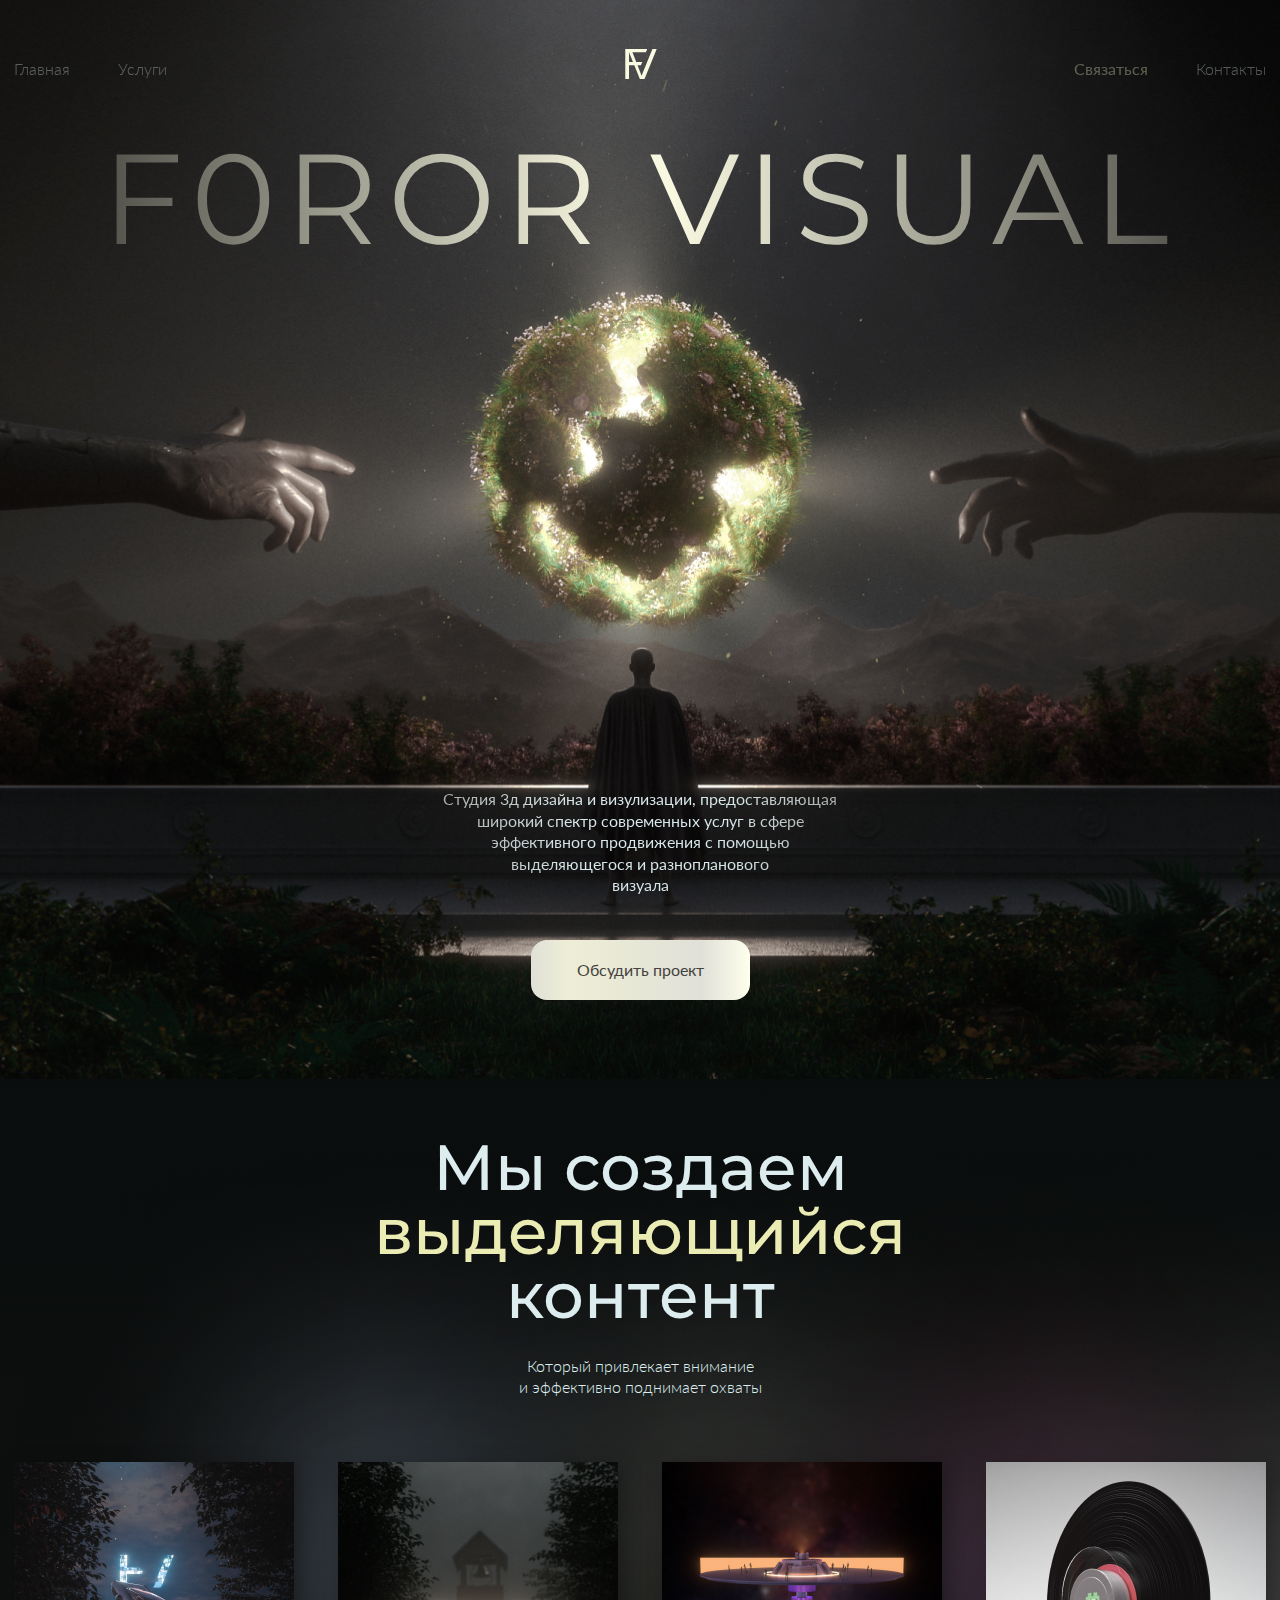
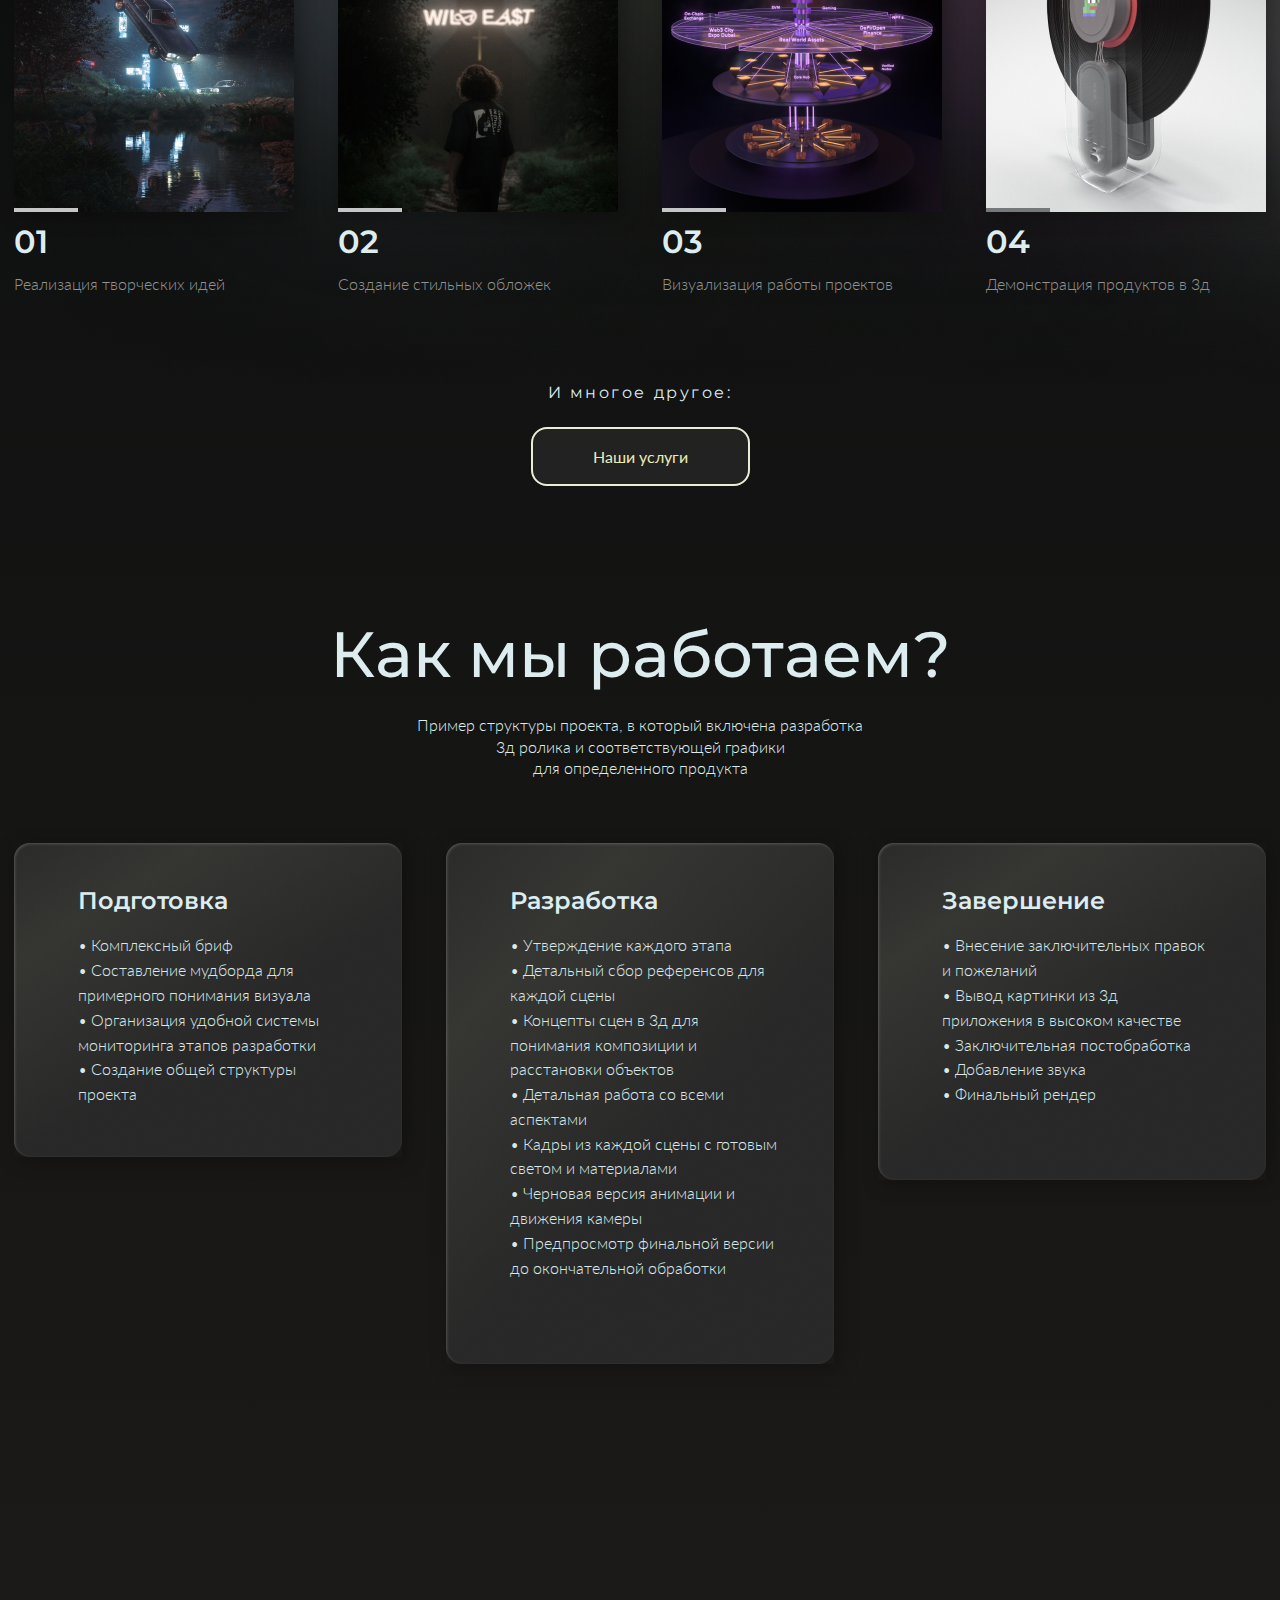
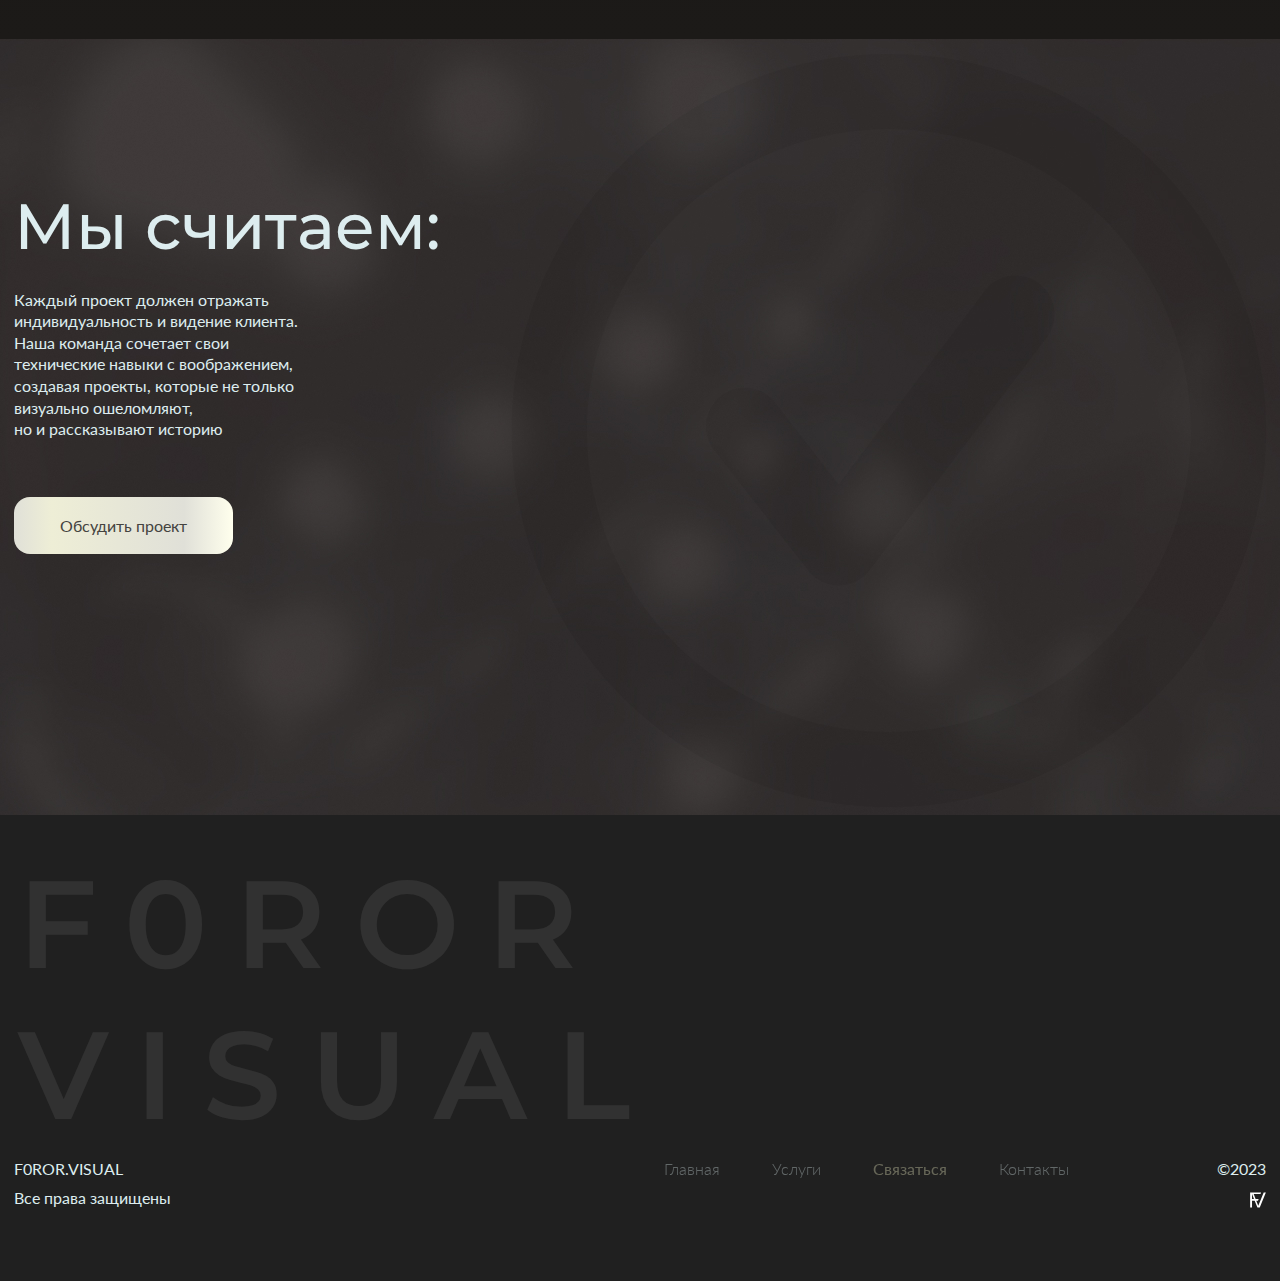
<file: index.html>
<!DOCTYPE html>
<html lang="en">
<head>
    <meta charset="UTF-8">
    <meta http-equiv="X-UA-Compatible" content="IE=edge">
    <meta name="viewport" content="width=device-width, initial-scale=1.0">
    <title>f0ror.visual</title>
    <link rel="stylesheet" href="./css/reset.css">  
    <link rel="stylesheet" href="./css/style.css">


</head>
<body>
    <header class="header">
        <div class="wrapper">
            
            <div class="header_wrap">
                    
                <nav class="header_nav_right">
                    <ul class="header_list">
                        <li class="header_item">
                            <a href="index.html" class="header_link">Главная</a>
                        </li>
                        <li class="header_item">
                            <a href="services.html" class="header_link">Услуги</a>
                        </li>
                    </ul>
                </nav>
                <div class="header_logo">
                    <img src="./Images/LOGO.svg" alt="F0ror.Vusial" class="header_logo-svg">
                </div>
                <nav class="header_nav_left">
                    <ul class="header_list">
                        <li class="header_item">
                            <a href="action.html" class="header_link bold">Связаться</a>
                        </li>
                        <li class="header_item">
                            <a href="#!" class="header_link">Контакты</a>
                        </li>
                    </ul>
                </nav>
            </div>
        </div>
    </header>



    <main class="main">
        <section class="intro">
            <div class="wrapper">
                <h1 class="intro_f0">
                    F0ROR VISUAL
                </h1>
                <p class="intro_st">
                    Студия 3д дизайна и визулизации, предоставляющая<br>
                    широкий спектр современных услуг в сфере<br>
                    эффективного продвижения с помощью<br>
                    выделяющегося и разнопланового<br>
                    визуала
                </p>                
            </div>
            <div class="center_button">
                <a href="action.html" class="button_project">Обсудить проект</a>
            </div>
        </section>


        <section class="middle">
            <img src="./Images/glow.png" alt="glow" class="glow">
            <div class="wrapper">
                <h2 class="title">
                    Мы создаем<br>
                    <span class="colortext">выделяющийся</span><br>
                    контент
                </h2>
                <p class="title_desc">Который привлекает внимание<br>
                    и эффективно поднимает охваты</p>
                    <div class="works_cards">
                        <div class="card">
                            <img src="./Images/01.jpg" alt="01" class="shadow">
                            <h3 class="card_title">01</h3>
                            <p class="card_desc">Реализация творческих идей</p>
                        </div>
                        <div class="card">
                            <img src="./Images/02.jpg" alt="02" class="shadow">
                            <h3 class="card_title">02</h3>
                            <p class="card_desc">Создание стильных обложек</p>
                        </div>
                        <div class="card">
                            <img src="./Images/03.jpg" alt="03" class="shadow">
                            <h3 class="card_title">03</h3>
                            <p class="card_desc">Визуализация работы проектов</p>
                        </div>
                        <div class="card">
                            <img src="./Images/04.jpg" alt="04" class="shadow">
                            <h3 class="card_title">04</h3>
                            <p class="card_desc">Демонстрация продуктов в 3д</p>
                        </div>
                    </div>

                    <h3 class="before_button">И многое другое:</h3>
                    <div class="center_button">
                        <a href="services.html" class="button_service">Наши услуги</a>
                    </div>
                    <h2 class="title">Как мы работаем?</h2>
                    <p class="title_desc">Пример структуры проекта, в который включена разработка<br>
                        3д ролика и соответствующей графики<br>
                        для определенного продукта</p>
                        <!-- Карточки с этапами работы -->
                        <div class="service_cards">
                            <div class="service">
                                <img src="./Images/Подготовка.png" alt="Подготовка" class="shadow">
                                <div class="service_info">
                                    <h3 class="service_title">Подготовка</h3>
                                    <p class="service_desc">
                                        • Комплексный бриф<br>
                                        • Составление мудборда для примерного понимания визуала<br>
                                        • Организация удобной системы мониторинга этапов разработки<br>
                                        • Создание общей структуры проекта
                                    </p>
                                </div>
                            </div>
                            <div class="service">
                                <img src="./Images/Разработка.png" alt="Разработка" class="shadow">
                                <div class="service_info">
                                    <h3 class="service_title">Разработка</h3>
                                    <p class="service_desc">
                                        • Утверждение каждого этапа<br>
                                        • Детальный сбор референсов для каждой сцены<br>
                                        • Концепты сцен в 3д для понимания композиции и расстановки объектов<br>
                                        • Детальная работа со всеми аспектами<br>
                                        • Кадры из каждой сцены с готовым светом и материалами<br>
                                        • Черновая версия анимации и движения камеры<br>
                                        • Предпросмотр финальной версии до окончательной обработки
                                    </p>
                                </div>
                            </div>
                            <div class="service">
                                <img src="./Images/Завершение.png" alt="Завершение" class="shadow">
                                <div class="service_info">
                                    <h3 class="service_title">Завершение</h3>
                                    <p class="service_desc">
                                        • Внесение заключительных правок и пожеланий<br>
                                        • Вывод картинки из 3д приложения в высоком качестве<br>
                                        • Заключительная постобработка<br>
                                        • Добавление звука<br>
                                        • Финальный рендер
                                    </p>
                                </div>
                            </div>
                        </div>
            </div>
        </section>


        <section class="last">
            <div class="wrapper">
                <h2 class="last-title">Мы считаем:</h2>
                <p class="last-desc">
                    Каждый проект должен отражать индивидуальность и видение клиента. 
                    Наша команда сочетает свои 
                    технические навыки с воображением, 
                    создавая проекты, которые не только 
                    визуально ошеломляют,<br>
                    но и рассказывают историю
                </p>
                <div class="last_button">
                    <a href="action.html" class="button_project">Обсудить проект</a>
                </div>

            </div>            
        </section>
            

    </main>

    <footer class="footer">
        <div class="footer_title">
            <h1 class="footer_f0">F0ROR VISUAL</h1>
        </div>
        <div class="wrapper">
            <div class="footer_items">
                <div class="footer_left">
                    <p class="footer_text">F0ROR.VISUAL</p>
                    <p class="footer_text">Все права защищены</p>
                </div>
                <nav class="footer_nav">
                    <a href="index.html" class="footer_link">Главная</a>
                    <a href="services.html" class="footer_link">Услуги</a>
                    <a href="action.html" class="footer_link bold">Связаться</a>
                    <a href="#!" class="footer_link">Контакты</a>
                </nav>
                <div class="footer_right">
                    <p class="footer_text">©2023</p>
                    <img src="./Images/footer_logo.svg" alt="FV">
                </div>
            </div>
        </div>
    </footer>


</body>
</html>
</file>
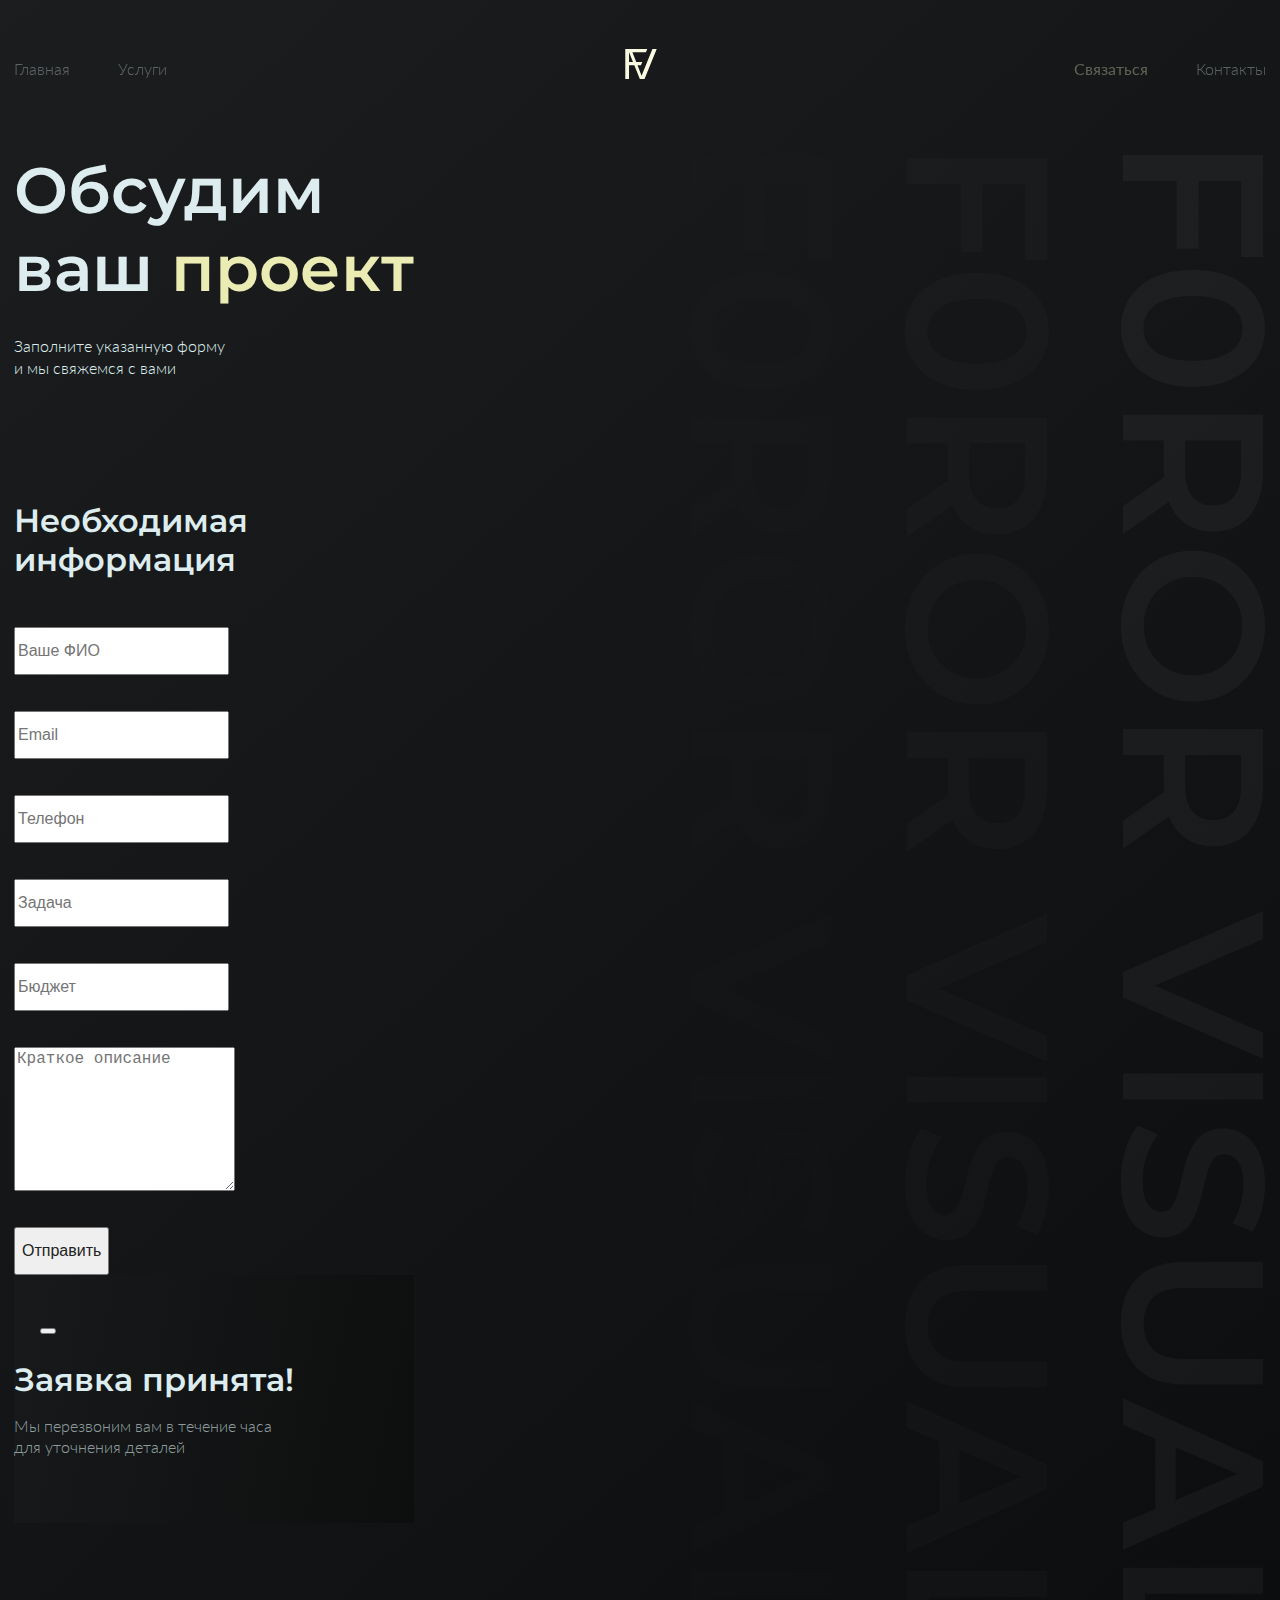
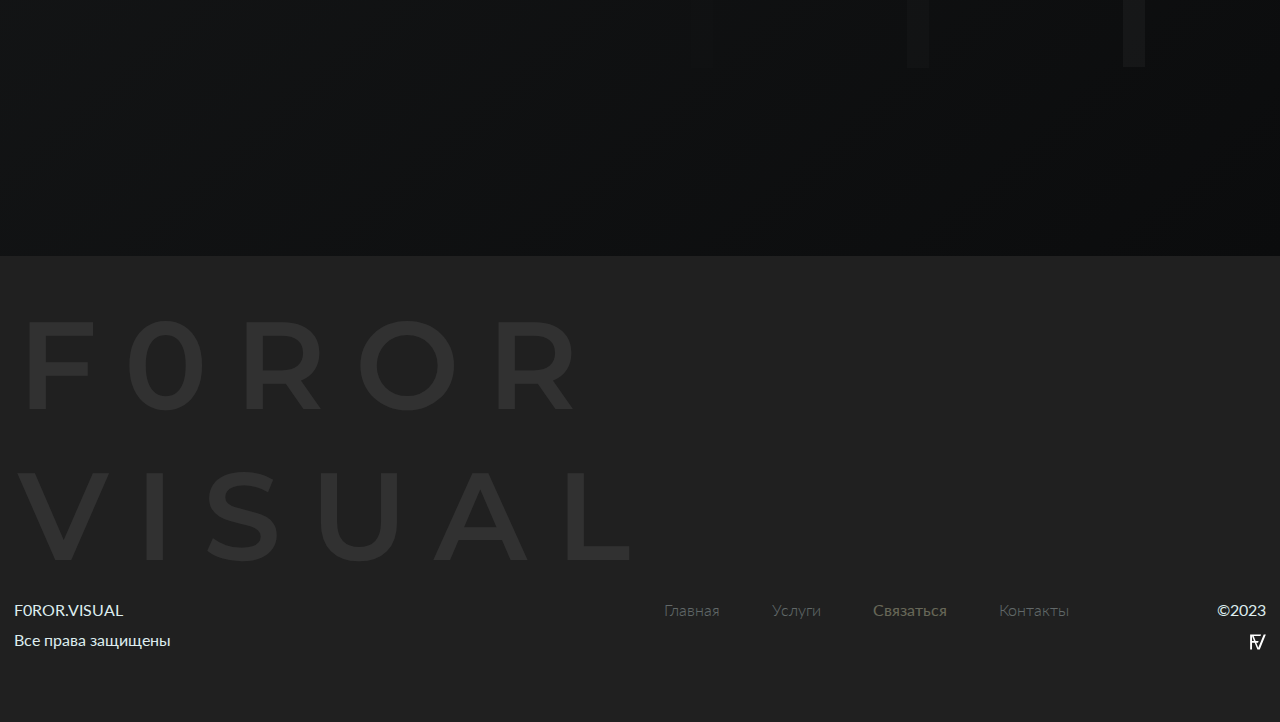
<file: action.html>
<!DOCTYPE html>
<html lang="en">
<head>
    <meta charset="UTF-8">
    <meta http-equiv="X-UA-Compatible" content="IE=edge">
    <meta name="viewport" content="width=device-width, initial-scale=1.0">
    <title>Связь - f0ror.visual</title>
    <link href="https://cdn.jsdelivr.net/npm/bootstrap@5.0.1/dist/css/bootstrap.min.css" rel="stylesheet" integrity="sha384-+0n0xVW2eSR5OomGNYDnhzAbDsOXxcvSN1TPprVMTNDbiYZCxYbOOl7+AMvyTG2x" crossorigin="anonymous">
    <link rel="stylesheet" href="./css/reset.css">  
    <link rel="stylesheet" href="./css/style.css">
</head>



<body>

<header class="header">
    <div class="wrapper">
        
        <div class="header_wrap">
                
            <nav class="header_nav_right">
                <ul class="header_list">
                    <li class="header_item">
                        <a href="index.html" class="header_link">Главная</a>
                    </li>
                    <li class="header_item">
                        <a href="services.html" class="header_link">Услуги</a>
                    </li>
                </ul>
            </nav>
            <div class="header_logo">
                <img src="./Images/LOGO.svg" alt="F0ror.Vusial" class="header_logo-svg">
            </div>
            <nav class="header_nav_left">
                <ul class="header_list">
                    <li class="header_item">
                        <a href="action.html" class="header_link bold">Связаться</a>
                    </li>
                    <li class="header_item">
                        <a href="#!" class="header_link">Контакты</a>
                    </li>
                </ul>
            </nav>
        </div>
    </div>
</header>

<main>
    <section class="action">
        <div class="wrapper">
            <div class="action_main-content">
                <div class="action-content">
                    <h2 class="action_title">Обсудим<br>ваш 
                        <span class="colortext">проект</span></h2>
                    <p class="action_desc">
                        Заполните указанную форму<br>
                        и мы свяжемся с вами 
                    </p>
                    <h3 class="action_title-form">Необходимая<br>информация</h3>
                    <form>
                        <div class="mb-3">
                            <input type="text" name="ФИО" class="form-control" style="height: 48px" id="formInput" placeholder="Ваше ФИО">
                        </div>
                        <div class="mb-3">
                        <input type="text" name="Почта" class="form-control" style="height: 48px" id="formInput" placeholder="Email">
                        </div>
                        <div class="mb-3">
                            <input type="text" name="Телефон"class="form-control" style="height: 48px" id="formInput" placeholder="Телефон">
                        </div>
                        <div class="mb-3">
                        <input type="text" name="Задача" class="form-control" style="height: 48px" id="formInput" placeholder="Задача">
                        </div>
                        <div class="mb-3">
                            <input type="text" name="Бюджет" class="form-control" style="height: 48px" id="formInput" placeholder="Бюджет">
                        </div>
                        <div class="mb-3">
                            <textarea id="textarea" name="Описание" class="form-control" style="height: 144px" placeholder="Краткое описание"></textarea>
                        </div>                  
                    <!-- Для отравки формы reset заменить на submit -->
                    <button type="reset" style="height: 48px" class="btn btn-primary btn-dark col-7" data-bs-toggle="modal" data-bs-target="#modalColor">
                        Отправить
                    </button>
                    <div class="modal fade" data-modal-color="" id="modalColor" tabindex="-1" aria-labelledby="exampleModalLabel" aria-hidden="true">
                        <div class="modal-dialog modal-dialog-centered modal-lg">
                            <div class="modal-content text-center">
                                <div class="modal-header text-center">
                                    <h5 class="modal-title" id="exampleModalLabel"></h5>
                                    <button type="button" class="btn-close" data-bs-dismiss="modal" aria-label="Close"></button>
                                </div>
                                <div class="modal-body text-center">
                                    <h3 class="modal-title">Заявка принята!</h3>
                                    <p class="modal-desc">Мы перезвоним вам в течение часа<br>для уточнения деталей</p>                        
                                </div>
                                <div class="modal-footer">
                                </div>
                            </div>
                        </div>
                    </div>
                    </form>
                </div>
                <div class="action_content-right">
                    <img src="./Images/f0ror_background.png" alt="f0ror.visual">
                </div> 
            </div>
        </div>
    </section>
</main>
    
<footer class="footer">
    <div class="footer_title">
        <h1 class="footer_f0">F0ROR VISUAL</h1>
    </div>
    <div class="wrapper">
        <div class="footer_items">
            <div class="footer_left">
                <p class="footer_text">F0ROR.VISUAL</p>
                <p class="footer_text">Все права защищены</p>
            </div>
            <nav class="footer_nav">
                <a href="index.html" class="footer_link">Главная</a>
                <a href="services.html" class="footer_link">Услуги</a>
                <a href="action.html" class="footer_link bold">Связаться</a>
                <a href="#!" class="footer_link">Контакты</a>
            </nav>
            <div class="footer_right">
                <p class="footer_text">©2023</p>
                <img src="./Images/footer_logo.svg" alt="FV">
            </div>
        </div>
    </div>
</footer>
<script src="https://cdn.jsdelivr.net/npm/bootstrap@5.0.1/dist/js/bootstrap.bundle.min.js" integrity="sha384-gtEjrD/SeCtmISkJkNUaaKMoLD0//ElJ19smozuHV6z3Iehds+3Ulb9Bn9Plx0x4" crossorigin="anonymous"></script>
</body>
</html>
</file>
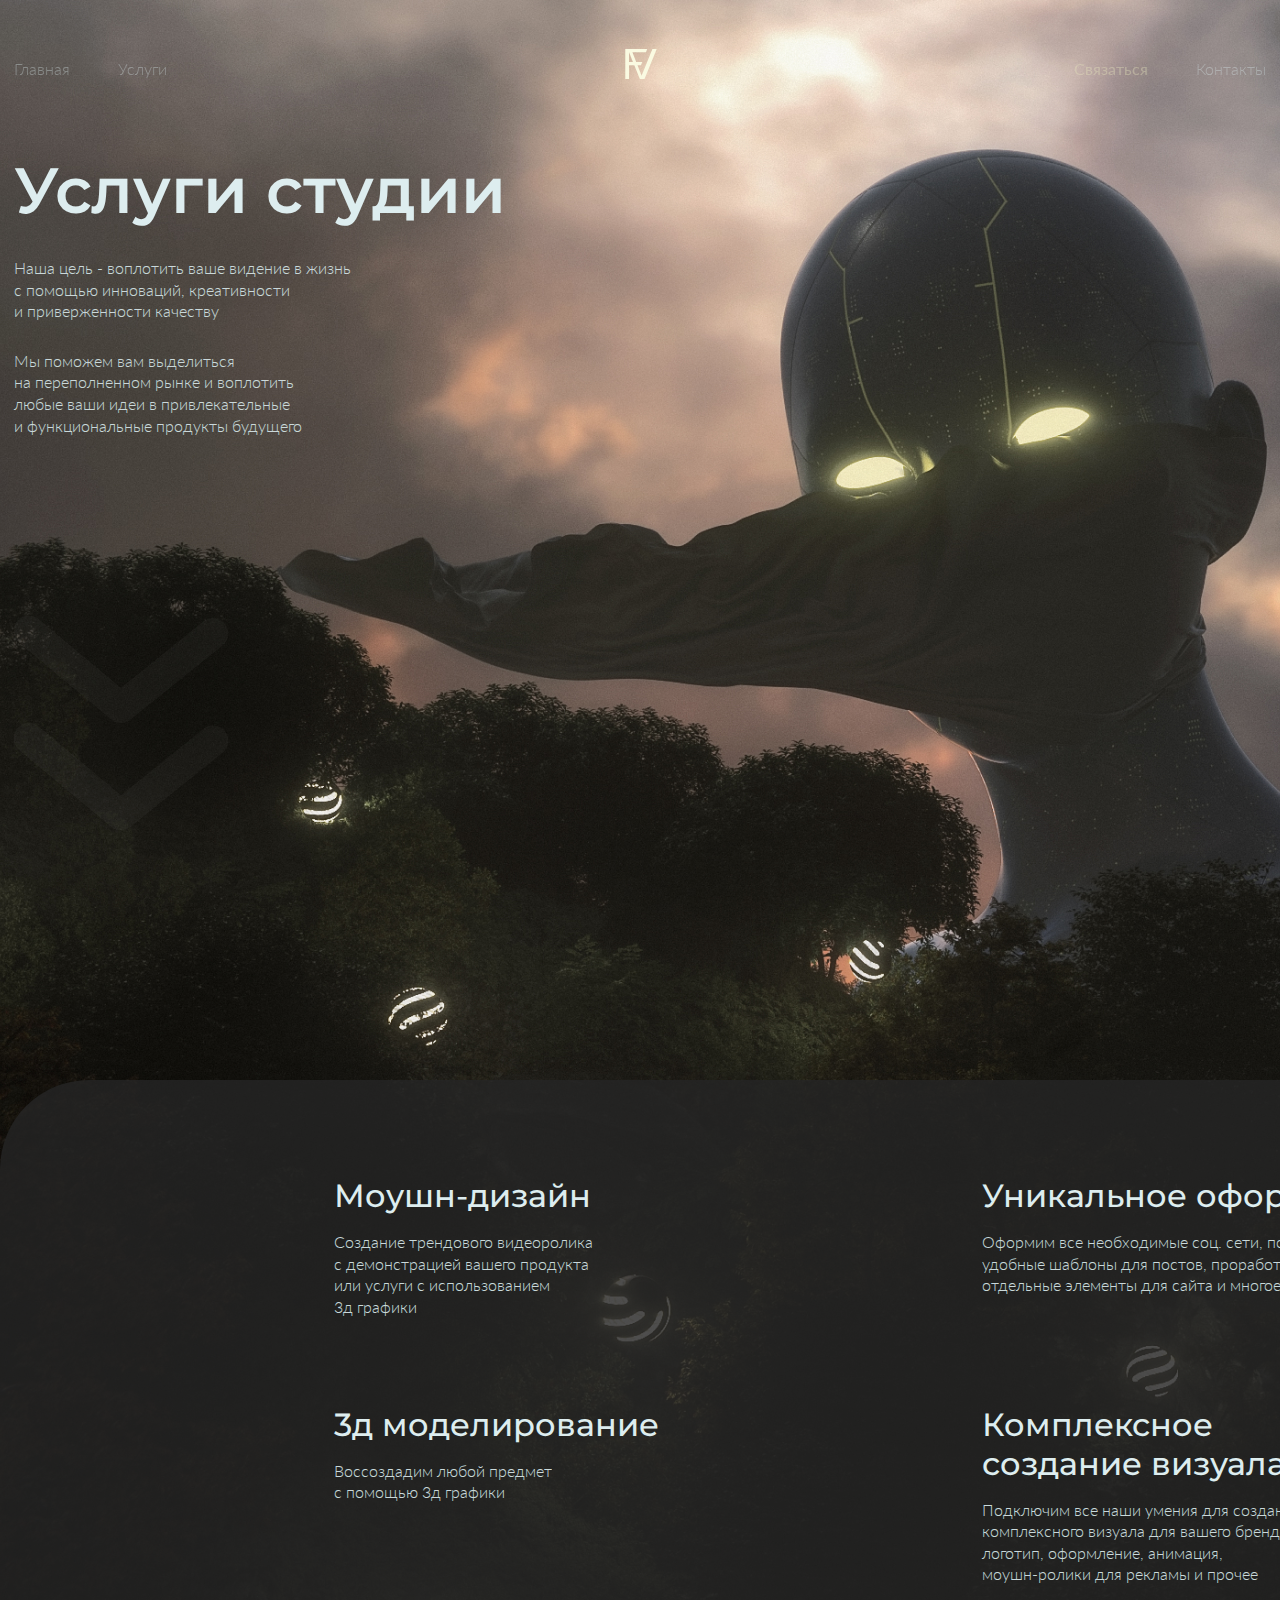
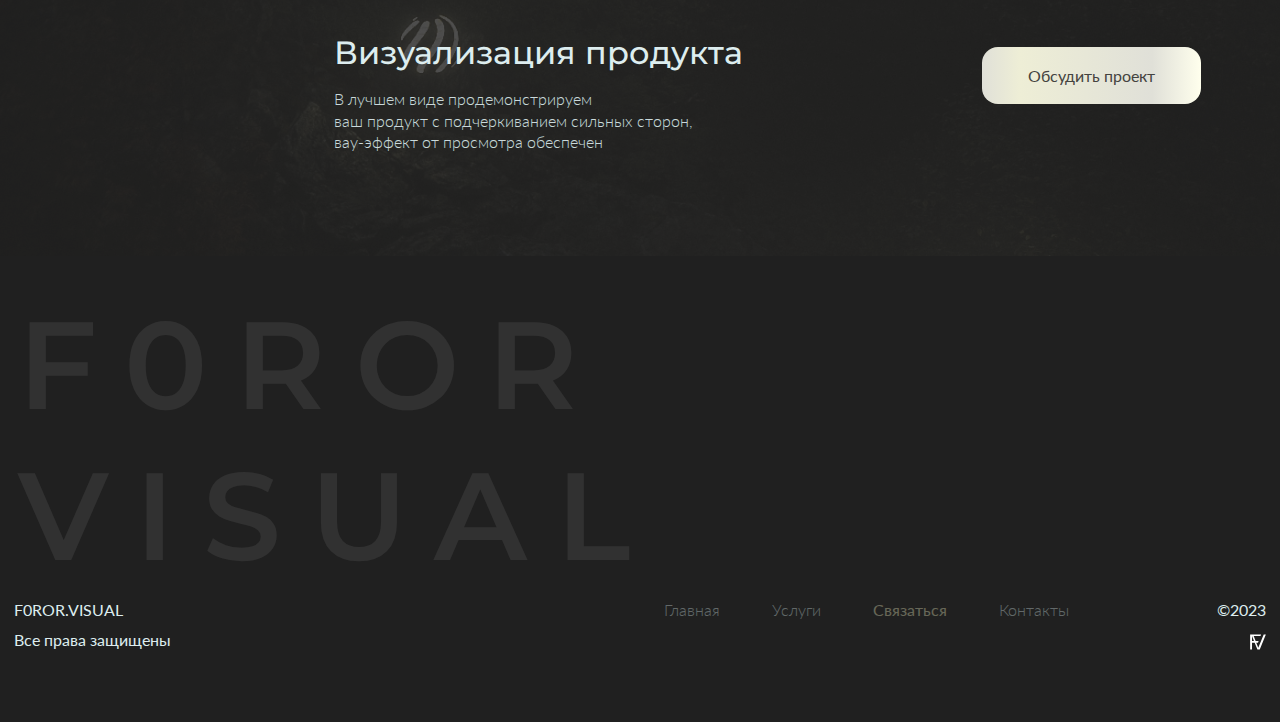
<file: services.html>
<!DOCTYPE html>
<html lang="en">
<head>
    <meta charset="UTF-8">
    <meta http-equiv="X-UA-Compatible" content="IE=edge">
    <meta name="viewport" content="width=device-width, initial-scale=1.0">
    <title>Услуги - f0ror.visual</title>
    <link rel="stylesheet" href="./css/reset.css">  
    <link rel="stylesheet" href="./css/style.css">
</head>
<body>
    <header class="header">
        <div class="wrapper">
            
            <div class="header_wrap">
                    
                <nav class="header_nav_right">
                    <ul class="header_list">
                        <li class="header_item">
                            <a href="index.html" class="header_link">Главная</a>
                        </li>
                        <li class="header_item">
                            <a href="services.html" class="header_link">Услуги</a>
                        </li>
                    </ul>
                </nav>
                <div class="header_logo">
                    <img src="./Images/LOGO.svg" alt="F0ror.Vusial" class="header_logo-svg">
                </div>
                <nav class="header_nav_left">
                    <ul class="header_list">
                        <li class="header_item">
                            <a href="action.html" class="header_link bold">Связаться</a>
                        </li>
                        <li class="header_item">
                            <a href="#!" class="header_link">Контакты</a>
                        </li>
                    </ul>
                </nav>
            </div>
        </div>
    </header>

    <main>
        <section class="services">
            <div class="wrapper">
                <h2 class="services_title">Услуги студии</h2>
                <p class="services_info">
                    Наша цель - воплотить ваше видение в жизнь<br>
                    с помощью инноваций, креативности<br>
                    и приверженности качеству
                </p>
                <p class="services_info">
                    Мы поможем вам выделиться<br>
                    на переполненном рынке и воплотить<br>
                    любые ваши идеи в привлекательные<br>
                    и функциональные продукты будущего
                </p>
                <img src="./Images/services_lines.png" alt="lines_down" class="services_lines">
            </div>
            <div class="round_box">
                <div class="wrapper">
                    <div class="services_list">
                        <div class="services_list-item">
                            <h2 class="services_list-title">Моушн-дизайн</h2>
                            <p class="services_list-desc">
                                Создание трендового видеоролика<br>
                                с демонстрацией вашего продукта<br>
                                или услуги с использованием<br>
                                3д графики
                            </p>
                        </div>
                        <div class="services_list-item">
                            <h2 class="services_list-title">Уникальное оформление</h2>
                            <p class="services_list-desc">
                                Оформим все необходимые соц. сети, подготовим<br>
                                удобные шаблоны для постов, проработаем<br>
                                отдельные элементы для сайта и многое другое
                            </p>
                        </div>
                        <div class="services_list-item">
                            <h2 class="services_list-title">3д моделирование</h2>
                            <p class="services_list-desc">
                                Воссоздадим любой предмет<br>
                                с помощью 3д графики
                            </p>
                        </div>
                        <div class="services_list-item">
                            <h2 class="services_list-title">Комплексное<br>создание визуала</h2>
                            <p class="services_list-desc">
                                Подключим все наши умения для создания<br>
                                комплексного визуала для вашего бренда:<br>
                                логотип, оформление, анимация,<br>
                                моушн-ролики для рекламы и прочее
                            </p>
                        </div>
                        <div class="services_list-item">
                            <h2 class="services_list-title">Визуализация продукта</h2>
                            <p class="services_list-desc">
                                В лучшем виде продемонстрируем<br>
                                ваш продукт с подчеркиванием сильных сторон,<br>
                                вау-эффект от просмотра обеспечен
                            </p>
                        </div>
                        <div class="services_list-item">
                            <div class="button_services-item">
                                <a href="action.html" class="button_project">Обсудить проект</a>
                            </div>
                        </div>
                    </div>
                </div>
            </div>
        </section>

    </main>

    <footer class="footer">
        <div class="footer_title">
            <h1 class="footer_f0">F0ROR VISUAL</h1>
        </div>
        <div class="wrapper">
            <div class="footer_items">
                <div class="footer_left">
                    <p class="footer_text">F0ROR.VISUAL</p>
                    <p class="footer_text">Все права защищены</p>
                </div>
                <nav class="footer_nav">
                    <a href="index.html" class="footer_link">Главная</a>
                    <a href="services.html" class="footer_link">Услуги</a>
                    <a href="action.html" class="footer_link bold">Связаться</a>
                    <a href="#!" class="footer_link">Контакты</a>
                </nav>
                <div class="footer_right">
                    <p class="footer_text">©2023</p>
                    <img src="./Images/footer_logo.svg" alt="FV">
                </div>
            </div>
        </div>
    </footer>
    
</body>
</html>
</file>
<file: css/style.css>
/* lato-300-Light */
@font-face {
    font-display: swap; 
    font-family: 'Lato';
    font-style: normal; 
    font-weight: 300;
    src: url('../fonts/Lato-Light.woff2') format('woff2'), 
         url('../fonts/Lato-Light.woff') format('woff'); 
  }
  /* lato-400-Regular */
  @font-face {
    font-display: swap; 
    font-family: 'Lato';
    font-style: normal;
    font-weight: 400;
    src: url('../fonts/Lato-Regular.woff2') format('woff2'), 
         url('../fonts/Lato-Regular.woff') format('woff'); 
  }
  /* montserrat-regular - cyrillic_latin */
@font-face {
    font-display: swap; 
    font-family: 'Montserrat';
    font-style: normal;
    font-weight: 400;
    src: url('../fonts/montserrat-v25-cyrillic_latin-regular.woff2') format('woff2'), 
         url('../fonts/montserrat-v25-cyrillic_latin-regular.woff') format('woff'); 
  }
  /* montserrat-500 - cyrillic_latin */
  @font-face {
    font-display: swap; 
    font-family: 'Montserrat';
    font-style: normal;
    font-weight: 500;
    src: url('../fonts/montserrat-v25-cyrillic_latin-500.woff2') format('woff2'), 
         url('../fonts/montserrat-v25-cyrillic_latin-500.woff') format('woff'); 
  }
  /* montserrat-600 - cyrillic_latin */
  @font-face {
    font-display: swap; 
    font-family: 'Montserrat';
    font-style: normal;
    font-weight: 600;
    src: url('../fonts/montserrat-v25-cyrillic_latin-600.woff2') format('woff2'), 
         url('../fonts/montserrat-v25-cyrillic_latin-600.woff') format('woff');     
  }
  html{
    box-sizing: border-box;
  }
*, *::before, *::after{
  box-sizing: inherit;
}

body{
    font-family: 'Lato';
    font-style: normal;
    font-size: 16px;
    line-height: 1.35;
    font-weight: 400;
    color:#DDEDEF;  
}

.wrapper{
  max-width: 1252px;
  margin: 0 auto;   
}
/* Header start */
.header{
    position: fixed;
    top: 0;
    left: 0;
    width: 100%;
    z-index: 2;
}
  .header_link{
    font-family: 'Lato';
    font-style: normal;
    font-size: 16px;
    line-height: 1.35;
    font-weight: 300;
    color: #DDEDEF;
    text-decoration: none;
    opacity: 35%;
    transition-duration: 0.2s;
  }
  .header_wrap{
    display:flex;
    flex-wrap: wrap;
    align-items: flex-end;
    justify-content: space-between;
    padding-top: 48px;
  }
  .header_logo{
    padding-left: 40px;
  }
  .header_list{
    display:flex;
    flex-wrap: wrap;
  }
.header_item{
    margin-right: 48px;
}
.header_item:last-child{
    margin-right: 0;
}
.header_link:hover, .header_link:focus, .header_link:active{
    color: #DDEDEF;
    opacity: 100%;
}
/* Header end */


/* MAIN */

.intro{
  background: url(../Images/main_bg.jpg) no-repeat top;
  max-height: 1080px;
  background-size: cover;
  padding-top: 120px;

}
.intro_f0{
  font-family: 'Montserrat';
  font-style: normal;
  font-size: 128px;
  line-height: 1.35;
  font-weight: 400;
  text-align: center;
  letter-spacing: 0.074em;  
  line-height: 156px;
  background-color: #DDEDEF;
  background: linear-gradient(90deg, #171717 -7.56%, #F9F9E2 48.59%, #F9F9E2 52.64%, #171717 108.63%);
  background-clip: text;
  -webkit-background-clip: text;
  -webkit-text-fill-color: transparent;
  margin-bottom: 512px;
}
.intro_st{
  max-width: 476px;
  text-align: center;  
  margin: 0 auto;
  background-clip: text;
  background-color: #DDEDEF;
  background: linear-gradient(270deg, #ABACAC 8.82%, #D9E9EB 31.89%, #D9E9EB 63.78%, #ABACAC 91.6%);  -webkit-background-clip: text;
  -webkit-text-fill-color: transparent;
  margin-bottom: 44px;
}
.center_button{
  display: flex;
  justify-content: center;
  align-items: center;
}
.button_project{  
  background: linear-gradient(90deg, #E0E0D8 0%, #EEEED6 17.14%, #E0E0D8 77.72%, #FFFFED 100%);
  border-radius: 16px;
  padding: 19px 46px;
  border-radius: 16px;
  text-decoration: none;
  color: #444340;
  transition-duration: 0.1s;
  margin-bottom: 79px;
}
.button_project:hover, .button_project:active, .button_project:focus{  
  background: rgba(217, 217, 217, 0.08);
  outline: 2px solid #ECECD6;
  outline-offset: -2px;
  color: #D4CDB9;
}
.title{
  font-family: 'Montserrat';
  font-style: normal;
  font-weight: 500;
  font-size: 64px;
  line-height: 100%;
  text-align: center;
  margin-bottom: 28px;
}
.colortext{
  color: #EBEBB4;
}
.title_desc{
  text-align: center;
  margin: 0 auto;
  font-weight: 300;
  margin-bottom: 64px;
  color: #DDEDEF;
}
.middle{
  background-size: cover;
  width: 100%;
  height: 2160px;
  background: linear-gradient(180deg, #0A0D0D 0%, #1C1A18 100%); 
  padding-top: 56px; 
}
.works_cards{
  display: grid;
  grid-template-columns: repeat(4, 1fr);
  grid-column-gap: 44px;
  margin-bottom: 88px;
}
.card_title{
  margin-top: 8px;
  font-family: 'Montserrat';
  font-style: normal;
  font-weight: 600;
  font-size: 32px;
  margin-bottom: 10px;
}
.card_desc{
  font-weight: 300;
  color: #929292;
}
.glow{  
 margin-bottom: -862px;
 display: block;
    margin-left: auto;
    margin-right: auto;
}
.before_button{
  font-family: 'Montserrat';
  font-style: normal;
  font-weight: 400;
  font-size: 16px;
  line-height: 125%;
  letter-spacing: 0.16em;
  text-align: center;
  margin-bottom: 24px;
}
.button_service{  
  background: rgba(217, 217, 217, 0.08);
  border-radius: 16px;
  padding: 19px 62px;
  border-radius: 16px;
  text-decoration: none;
  color: #EBEBB4;
  outline: 2px solid #ECECD6;
  outline-offset: -2px;
  transition-duration: 0.1s;
  margin-bottom: 136px;
}
.button_service:hover, .button_project:active, .button_project:focus{  
  background: #EBEBB4;
  color: #353232;
}
.shadow{
  box-shadow: 4px 4px 18px 0px rgba(0, 0, 0, 0.28);
}
.service_cards{
  display: grid;
  grid-template-columns: repeat(3, 1fr);
  grid-column-gap: 44px;
}
.service{
  position: relative;
}
.service_info{
  position: absolute;
  top: 36px;
  left: 64px;
}
.service_title{
  font-family: 'Montserrat';
  font-style: normal;
  font-weight: 600;
  font-size: 24px;
  line-height: 185%;
  margin-bottom: 10px;
}
.service_desc{
  font-weight: 300;
  line-height: 155%;
  width: 269px;
  color: #D9E9EB;
}

.last{
  background: url(../Images/main_last.jpg) no-repeat top center;
  background-size: cover; 
  height: 776px;
  padding-top: 148px;
}
.last-title{
  font-family: 'Montserrat';
  font-weight: 500;
  font-size: 64px;
  line-height: 78px;
  margin-bottom: 24px;
}
.last-desc{
  width: 300px;
  margin-bottom: 75px;
}
.last_button{
  margin-bottom: 224px;
}


/* FOOTER */

.footer{
  background: #202020;
  padding: 33px 0 64px;
}
.footer_title{
  display: flex;
  align-items: center;
  justify-content: center;
  margin-left: 18px;
}
.footer_f0{
  font-family: 'Montserrat';
  font-style: normal;
  font-weight: 600;
  font-size: 124px;
  line-height: 151px;
  letter-spacing: 0.23em;
  text-align: justify;
  color: rgba(255, 255, 255, 0.08);
  margin-bottom: 8px;
}
.footer_items{
  display:flex;
  flex-wrap: wrap;
  justify-content: space-between;
}
.footer_right{
  text-align: right;
}
.footer_left{
  width: 44%;
}
.footer_link{
  font-family: 'Lato';
  font-style: normal;
  font-size: 16px;
  line-height: 1.35;
  font-weight: 300;
  color: #DDEDEF;
  text-decoration: none;
  opacity: 35%;
  transition-duration: 0.2s;
  margin-right: 48px;
}
.footer_link:hover, .footer_link:focus, .footer_link:active{
  color: #DDEDEF;
  opacity: 100%
}
.footer_text{
  margin-bottom: 8px;
 }
 .bold{
  font-weight: 400;
  color: #EBEBC1;
}


/* -------------------- */
/* СТРАНИЦА С УСЛУГАМИ */
/* ------------------ */

.services{
  background: url(../Images/services_bg.jpg) no-repeat top;
  background-size: cover;
  height: 1856px;
  padding-top: 151px;
}
.services_title{
  font-family: 'Montserrat';
  font-weight: 600;
  font-size: 64px;
  line-height: 78px;
}
.services_info{
  color: #D9E9EB;
  opacity: 90%;
  font-weight: 300;
  margin-top: 28px;
}
.services_lines{
  margin-left: -77px;
  margin-top: 103px;
  margin-bottom: 173px;
}
.round_box{
  margin: 0 auto;
  width: 1920px;
  height: 777px;
  background-color: rgba(37, 37, 37, 0.8);
  background-size: cover;
  border-radius: 89px 89px 0px 0px;
  padding-top: 96px;
}
.services_list{
  display: grid;
  grid-template-columns: repeat(2, 1fr);
  grid-template-rows: repeat(3, 1fr);
  grid-column-gap: 44px;
  grid-row-gap: 48px;
}
.services_list-title{
  font-family: 'Montserrat';
  font-weight: 500;
  font-size: 32px;
  line-height: 39px;
  margin-bottom: 16px;
}
.services_list-desc{
  font-weight: 300;
  opacity: 90%;
}
.button_services-item{
  margin-top: 32px;
}


/* ------------------ */
/* СТРАНИЦА С ФОРМОЙ */
/* ---------------- */

.action{
background-size: cover;
width: 100%;
height: 1856px;
background: linear-gradient(138.27deg, #1B1D1E -0.58%, #0B0C0D 100.02%);
padding-top: 151px; 

}
.action_title{
  font-family: 'Montserrat';
  font-style: normal;
  font-weight: 600;
  font-size: 64px;
  line-height: 78px;
  margin-bottom: 28px;
}
.action_desc{
  font-weight: 300;
  margin-bottom: 123px;
}
.action_title-form{
  font-family: 'Montserrat';
  font-style: normal;
  font-weight: 600;
  font-size: 32px;
  line-height: 39px;
  margin-bottom: 48px;
}
.form-control{
  margin-bottom: 36px;
}
.modal-title{
  font-family: 'Montserrat';
  font-style: normal;
  font-weight: 600;
  font-size: 32px;
  line-height: 39px;
  margin-bottom: 16px;
}
.modal-desc{
  font-weight: 300;
  color: rgba(217, 233, 235, 0.65);
}
.modal .modal-header {
  padding: 23px 26px;
  border-bottom: 1px solid transparent;
}
.modal-footer {
  border-top: 1px solid transparent;
  padding: 32px;
}
.modal .modal-content {
  background: linear-gradient(101.16deg, #17191A 1.98%, #0D0F0F 99.58%);
}
.action_main-content{
  display: flex;
  flex-wrap: wrap;
  justify-content: space-between;
}
</file>
